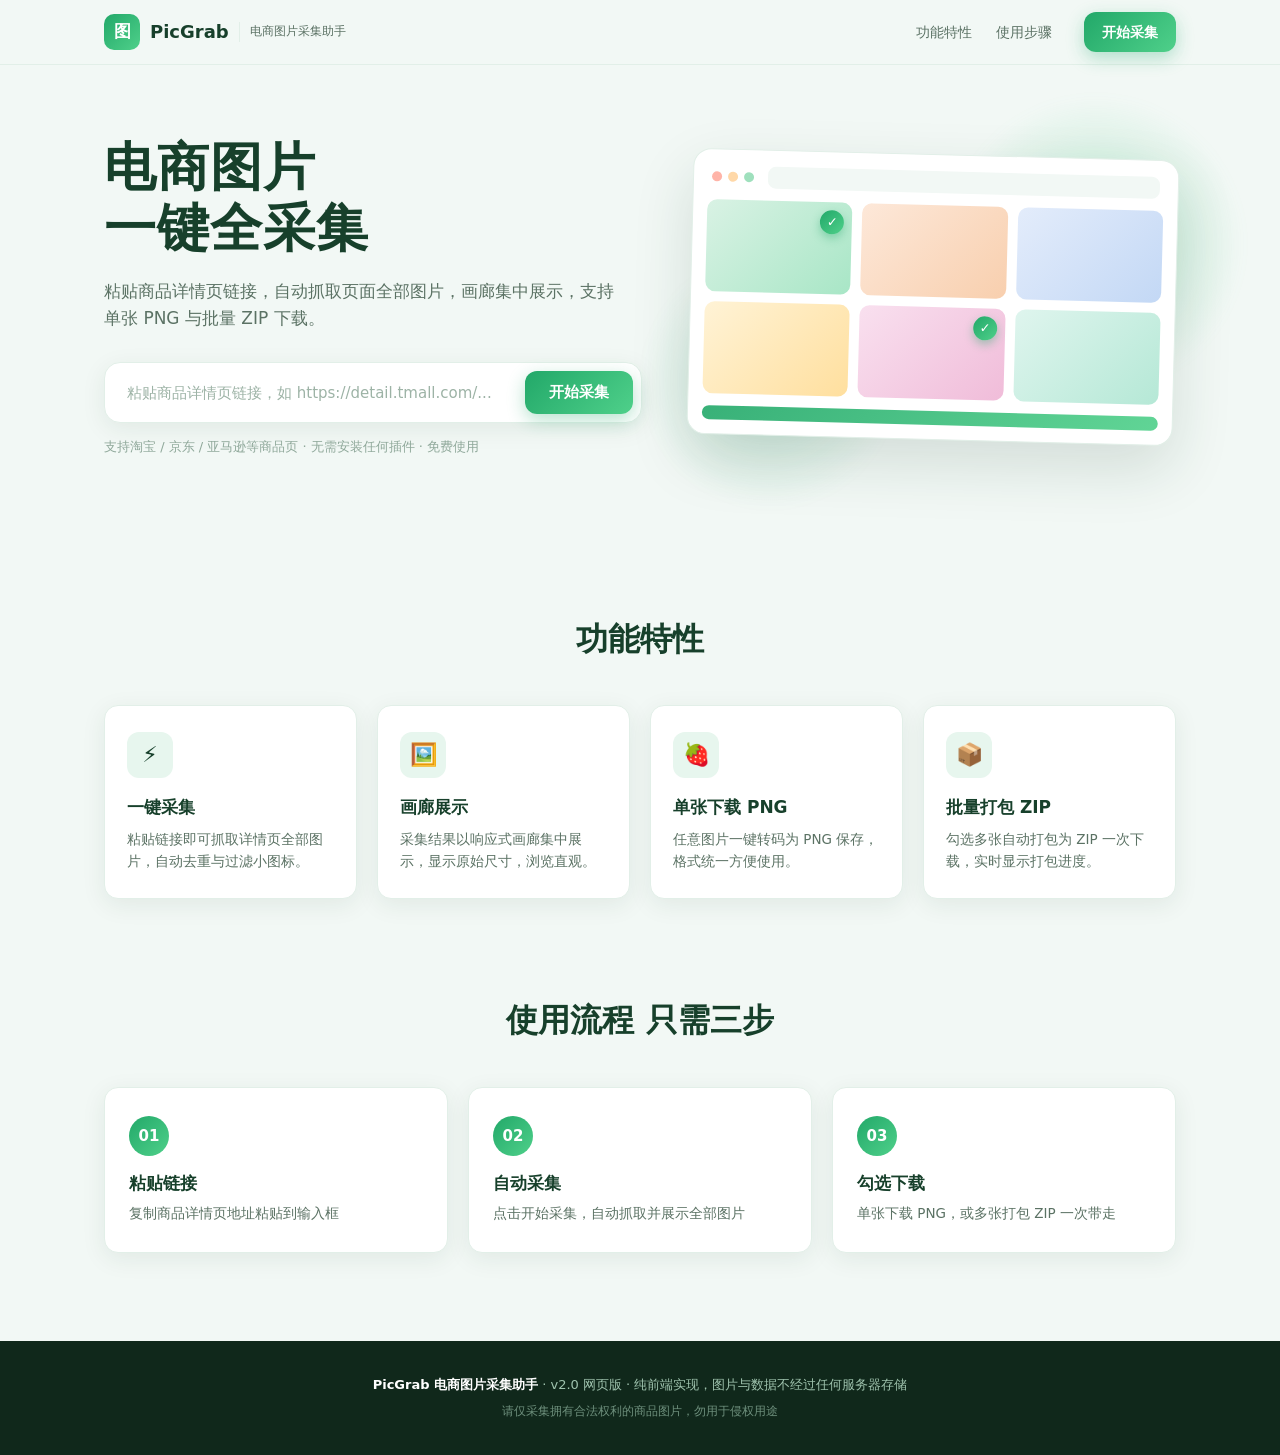
<file: website/index.html>
<!DOCTYPE html>
<html lang="zh-CN">
<head>
  <meta charset="UTF-8">
  <meta name="viewport" content="width=device-width, initial-scale=1.0">
  <title>PicGrab · 电商图片采集助手</title>
  <meta name="description" content="粘贴电商商品详情页链接，一键采集页面全部图片，支持单张 PNG 下载与多张 ZIP 打包。">
  <link rel="stylesheet" href="style.css">
</head>
<body>

<header class="nav">
  <div class="container nav-inner">
    <a class="brand" href="#top"><span class="logo">图</span><b>PicGrab</b><i>电商图片采集助手</i></a>
    <nav id="navLinks">
      <a href="#features">功能特性</a>
      <a href="#steps">使用步骤</a>
    </nav>
    <a class="btn btn-primary btn-sm" href="#app">开始采集</a>
  </div>
</header>

<main id="top">
  <!-- Hero -->
  <section class="hero" id="app">
    <div class="container hero-inner">
      <div class="hero-copy">
        <h1>电商图片<br>一键全采集</h1>
        <p class="sub">粘贴商品详情页链接，自动抓取页面全部图片，画廊集中展示，支持单张 PNG 与批量 ZIP 下载。</p>
        <div class="grab-bar">
          <input id="pageUrl" type="url" placeholder="粘贴商品详情页链接，如 https://detail.tmall.com/..." spellcheck="false">
          <button id="btnGrab" class="btn btn-primary">开始采集</button>
        </div>
        <p class="hint" id="grabHint">支持淘宝 / 京东 / 亚马逊等商品页 · 无需安装任何插件 · 免费使用</p>
      </div>
      <div class="hero-visual" aria-hidden="true">
        <div class="mockup">
          <div class="mock-bar"><i></i><i></i><i></i><span></span></div>
          <div class="mock-grid">
            <div class="tile t1"><b class="ck">✓</b></div>
            <div class="tile t2"></div>
            <div class="tile t3"></div>
            <div class="tile t4"></div>
            <div class="tile t5"><b class="ck">✓</b></div>
            <div class="tile t6"></div>
          </div>
          <div class="mock-foot"></div>
        </div>
        <div class="blob b1"></div>
        <div class="blob b2"></div>
      </div>
    </div>
  </section>

  <!-- 采集结果 -->
  <section class="result hidden" id="result">
    <div class="container">
      <div class="toolbar">
        <span class="pill" id="totalInfo">共 0 张</span>
        <span class="pill pill-green" id="selInfo">已选 0 张</span>
        <button class="btn btn-ghost btn-sm" id="btnAll">全选</button>
        <button class="btn btn-ghost btn-sm" id="btnClear">清空选择</button>
        <span class="spacer"></span>
        <button class="btn btn-green" id="btnPng">下载选中为 PNG</button>
        <button class="btn btn-blue" id="btnZip">打包为 ZIP</button>
      </div>
      <div class="progress hidden" id="progressWrap">
        <div class="progress-text" id="progressText">准备中…</div>
        <div class="progress-track"><div class="progress-bar" id="progressBar"></div></div>
      </div>
      <div class="grid" id="grid"></div>
      <div class="empty hidden" id="emptyBox">
        <p>没有采集到图片</p><span>该页面可能需要登录或动态加载，换一个商品页试试。</span>
      </div>
    </div>
  </section>

  <!-- 功能特性 -->
  <section class="features" id="features">
    <div class="container">
      <h2>功能特性</h2>
      <div class="feat-grid">
        <div class="feat reveal"><span class="ico">⚡</span><h3>一键采集</h3><p>粘贴链接即可抓取详情页全部图片，自动去重与过滤小图标。</p></div>
        <div class="feat reveal"><span class="ico">🖼️</span><h3>画廊展示</h3><p>采集结果以响应式画廊集中展示，显示原始尺寸，浏览直观。</p></div>
        <div class="feat reveal"><span class="ico">🍓</span><h3>单张下载 PNG</h3><p>任意图片一键转码为 PNG 保存，格式统一方便使用。</p></div>
        <div class="feat reveal"><span class="ico">📦</span><h3>批量打包 ZIP</h3><p>勾选多张自动打包为 ZIP 一次下载，实时显示打包进度。</p></div>
      </div>
    </div>
  </section>

  <!-- 使用步骤 -->
  <section class="steps" id="steps">
    <div class="container">
      <h2>使用流程 只需三步</h2>
      <div class="step-row">
        <div class="step reveal"><b>01</b><h3>粘贴链接</h3><p>复制商品详情页地址粘贴到输入框</p></div>
        <div class="step reveal"><b>02</b><h3>自动采集</h3><p>点击开始采集，自动抓取并展示全部图片</p></div>
        <div class="step reveal"><b>03</b><h3>勾选下载</h3><p>单张下载 PNG，或多张打包 ZIP 一次带走</p></div>
      </div>
    </div>
  </section>
</main>

<footer class="foot">
  <div class="container">
    <p><b>PicGrab 电商图片采集助手</b> · v2.0 网页版 · 纯前端实现，图片与数据不经过任何服务器存储</p>
    <p>请仅采集拥有合法权利的商品图片，勿用于侵权用途</p>
  </div>
</footer>

<div class="toast hidden" id="toast"></div>
<script src="jszip.min.js"></script>
<script src="app.js"></script>
</body>
</html>
</file>
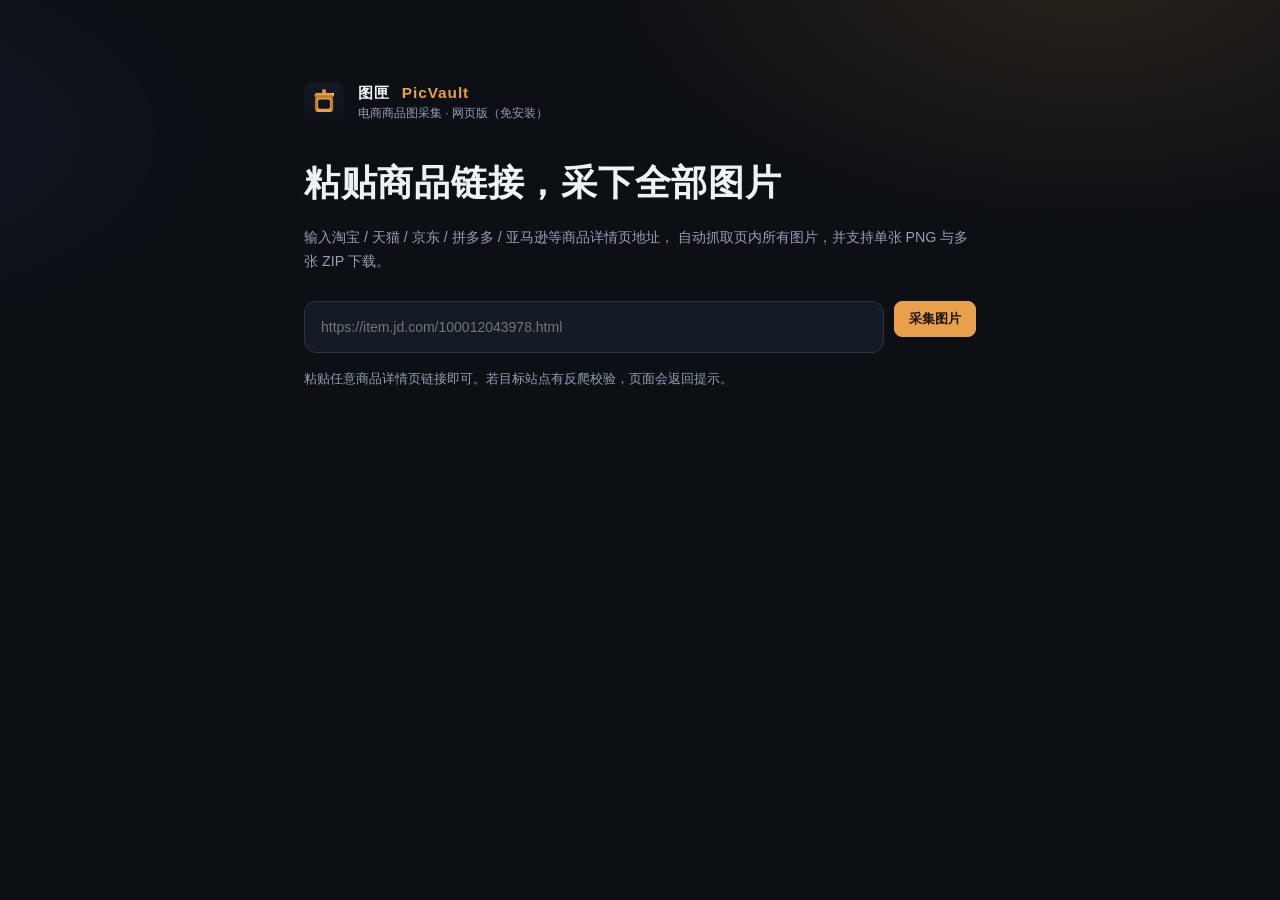
<file: webapp/static/index.html>
<!DOCTYPE html>
<html lang="zh-CN">
  <head>
    <meta charset="UTF-8" />
    <meta name="viewport" content="width=device-width, initial-scale=1" />
    <title>图匣 PicVault · 网页版</title>
    <link rel="stylesheet" href="styles.css" />
  </head>
  <body>
    <main class="landing">
      <div class="logo-row">
        <img src="icons/icon48.png" width="40" height="40" alt="" />
        <div>
          <div class="brand">图匣 <span>PicVault</span></div>
          <div class="sub">电商商品图采集 · 网页版（免安装）</div>
        </div>
      </div>

      <h1>粘贴商品链接，采下全部图片</h1>
      <p class="lede">
        输入淘宝 / 天猫 / 京东 / 拼多多 / 亚马逊等商品详情页地址，
        自动抓取页内所有图片，并支持单张 PNG 与多张 ZIP 下载。
      </p>

      <form id="form" class="search">
        <input
          id="url"
          type="text"
          autocomplete="off"
          spellcheck="false"
          placeholder="https://item.jd.com/100012043978.html"
        />
        <button type="submit" id="btn" class="btn primary">采集图片</button>
      </form>

      <p class="hint" id="hint">粘贴任意商品详情页链接即可。若目标站点有反爬校验，页面会返回提示。</p>

      <p class="err" id="err" hidden></p>
      <p class="loading" id="loading" hidden>正在抓取并解析页面，请稍候…</p>
    </main>

    <script src="app.js"></script>
  </body>
</html>
</file>
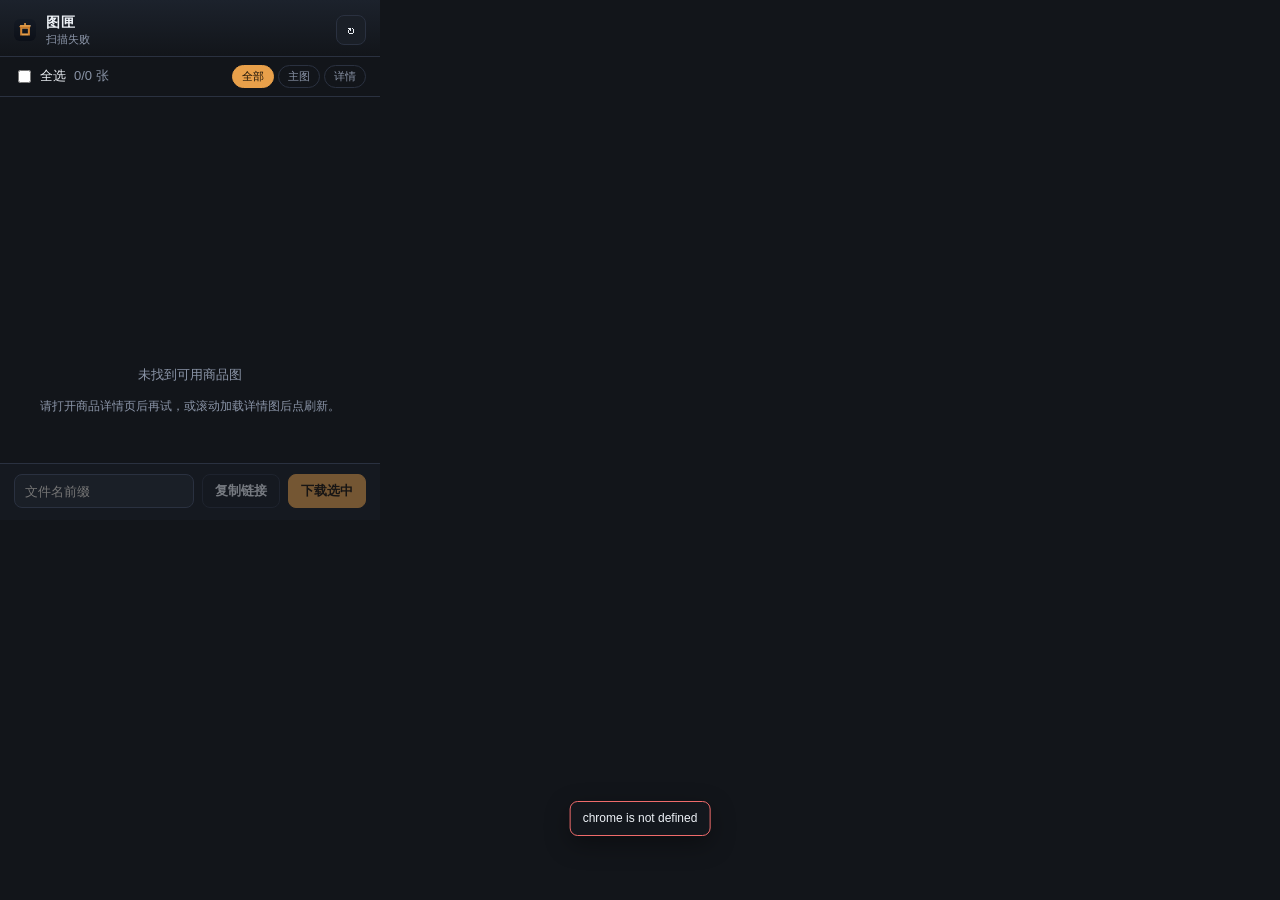
<file: extension/popup.html>
<!DOCTYPE html>
<html lang="zh-CN">
  <head>
    <meta charset="UTF-8" />
    <meta name="viewport" content="width=device-width, initial-scale=1" />
    <title>图匣 PicVault</title>
    <link rel="stylesheet" href="popup.css" />
  </head>
  <body>
    <header class="top">
      <div class="brand">
        <img class="brand-mark" src="icons/icon32.png" alt="" width="22" height="22" />
        <div>
          <div class="brand-name">图匣</div>
          <div class="brand-sub" id="pageHost">正在识别页面…</div>
        </div>
      </div>
      <button type="button" class="icon-btn" id="btnRefresh" title="重新扫描">↻</button>
    </header>

    <section class="toolbar">
      <label class="check">
        <input type="checkbox" id="chkAll" />
        <span>全选</span>
      </label>
      <span class="meta" id="countText">0 张</span>
      <div class="filters">
        <button type="button" class="chip active" data-filter="all">全部</button>
        <button type="button" class="chip" data-filter="gallery">主图</button>
        <button type="button" class="chip" data-filter="detail">详情</button>
      </div>
    </section>

    <main class="grid" id="grid" aria-live="polite"></main>

    <section class="empty" id="empty" hidden>
      <p>未找到可用商品图</p>
      <p class="hint">请打开商品详情页后再试，或滚动加载详情图后点刷新。</p>
    </section>

    <footer class="bar">
      <input
        class="prefix"
        id="prefix"
        type="text"
        maxlength="40"
        placeholder="文件名前缀"
        title="下载文件名前缀"
      />
      <button type="button" class="btn ghost" id="btnCopy" disabled>复制链接</button>
      <button type="button" class="btn primary" id="btnDownload" disabled>下载选中</button>
    </footer>

    <div class="toast" id="toast" hidden></div>
    <script src="popup.js"></script>
  </body>
</html>
</file>
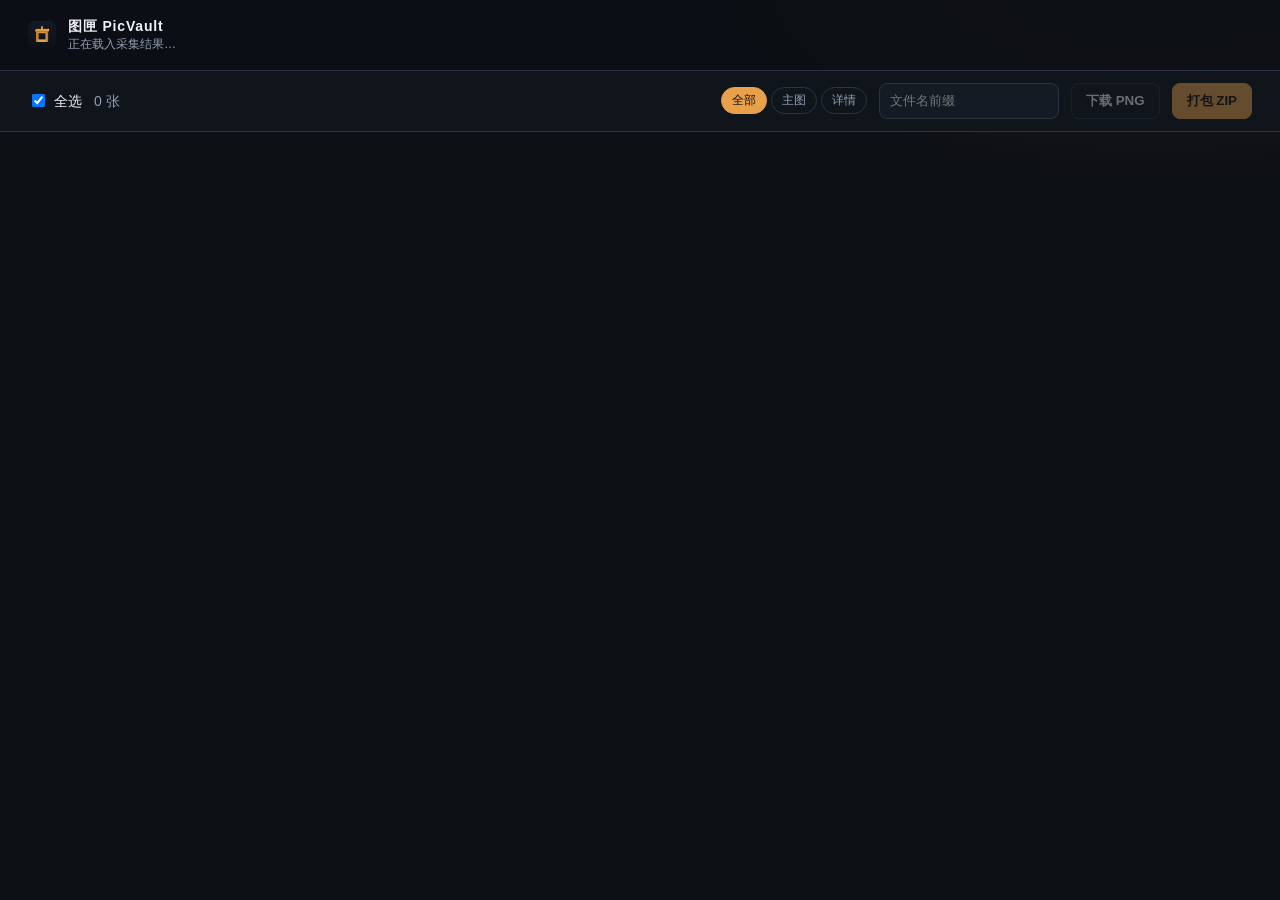
<file: extension/viewer.html>
<!DOCTYPE html>
<html lang="zh-CN">
  <head>
    <meta charset="UTF-8" />
    <meta name="viewport" content="width=device-width, initial-scale=1" />
    <title>图匣 · 商品图库</title>
    <link rel="stylesheet" href="viewer.css" />
    <link rel="icon" href="icons/icon32.png" />
  </head>
  <body>
    <header class="top">
      <div class="brand">
        <img src="icons/icon32.png" width="28" height="28" alt="" />
        <div>
          <div class="brand-name">图匣 PicVault</div>
          <div class="brand-sub" id="pageTitle">正在载入采集结果…</div>
        </div>
      </div>
      <a class="source-link" id="sourceLink" hidden target="_blank" rel="noopener">打开原商品页</a>
    </header>

    <section class="toolbar">
      <label class="check">
        <input type="checkbox" id="chkAll" checked />
        <span>全选</span>
      </label>
      <span class="count" id="countText">0 张</span>
      <div class="filters">
        <button type="button" class="chip active" data-filter="all">全部</button>
        <button type="button" class="chip" data-filter="gallery">主图</button>
        <button type="button" class="chip" data-filter="detail">详情</button>
      </div>
      <input class="prefix" id="prefix" type="text" maxlength="40" placeholder="文件名前缀" />
      <button type="button" class="btn ghost" id="btnPng" disabled>下载 PNG</button>
      <button type="button" class="btn primary" id="btnZip" disabled>打包 ZIP</button>
    </section>

    <p class="status" id="status"></p>

    <main class="grid" id="grid"></main>

    <section class="empty" id="empty" hidden>
      <h2>没有采到图片</h2>
      <p>请打开电商商品详情页，再点击工具栏「图匣」。插件会自动滚动加载详情图并在本页展示。</p>
    </section>

    <div class="lightbox" id="lightbox" hidden>
      <button type="button" class="lb-close" id="lbClose" aria-label="关闭">×</button>
      <img id="lbImg" alt="预览" />
    </div>

    <div class="toast" id="toast" hidden></div>

    <script src="zip.js"></script>
    <script src="viewer.js"></script>
  </body>
</html>
</file>
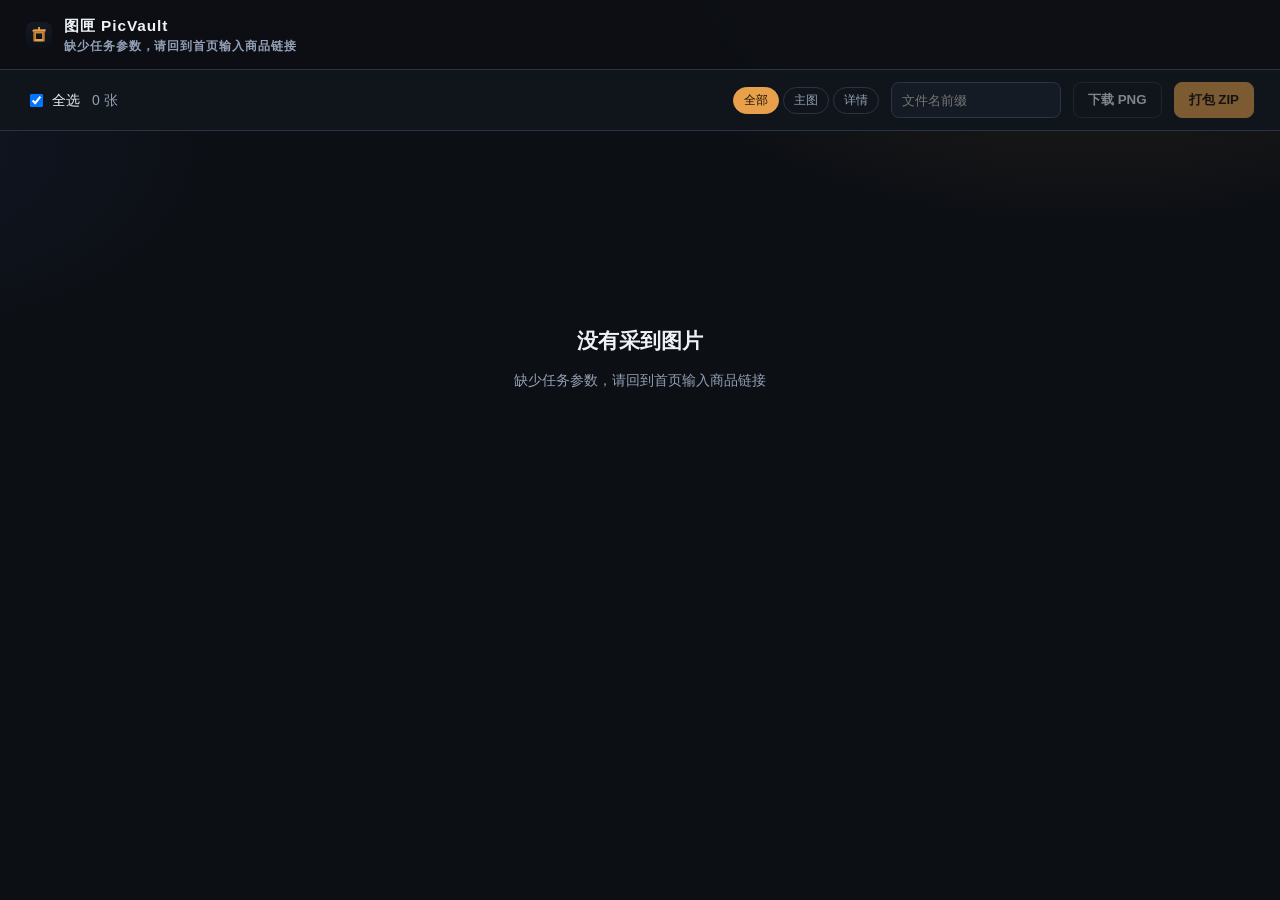
<file: webapp/static/gallery.html>
<!DOCTYPE html>
<html lang="zh-CN">
  <head>
    <meta charset="UTF-8" />
    <meta name="viewport" content="width=device-width, initial-scale=1" />
    <title>图匣 · 商品图库</title>
    <link rel="stylesheet" href="styles.css" />
  </head>
  <body>
    <header class="top">
      <div class="brand">
        <img src="icons/icon32.png" width="26" height="26" alt="" />
        <div>
          <div class="brand-name">图匣 PicVault</div>
          <div class="brand-sub" id="pageTitle">正在载入…</div>
        </div>
      </div>
      <a class="source-link" id="sourceLink" hidden target="_blank" rel="noopener">打开原商品页</a>
    </header>

    <section class="toolbar">
      <label class="check">
        <input type="checkbox" id="chkAll" checked />
        <span>全选</span>
      </label>
      <span class="count" id="countText">0 张</span>
      <div class="filters">
        <button type="button" class="chip active" data-filter="all">全部</button>
        <button type="button" class="chip" data-filter="gallery">主图</button>
        <button type="button" class="chip" data-filter="detail">详情</button>
      </div>
      <input class="prefix" id="prefix" type="text" maxlength="40" placeholder="文件名前缀" />
      <button type="button" class="btn ghost" id="btnPng" disabled>下载 PNG</button>
      <button type="button" class="btn primary" id="btnZip" disabled>打包 ZIP</button>
    </section>

    <p class="status" id="status"></p>

    <main class="grid" id="grid"></main>

    <section class="empty" id="empty" hidden>
      <h2>没有采到图片</h2>
      <p>该页面可能没有可抓取的图片，或站点限制了抓取。</p>
    </section>

    <div class="lightbox" id="lightbox" hidden>
      <button type="button" class="lb-close" id="lbClose" aria-label="关闭">×</button>
      <img id="lbImg" alt="预览" />
    </div>

    <div class="toast" id="toast" hidden></div>

    <script src="zip.js"></script>
    <script src="gallery.js"></script>
  </body>
</html>
</file>
<file: website/style.css>
/* PicGrab · 电商图片采集助手 —— 清新绿色调设计系统 */
:root {
  --bg: #f2f8f5;
  --surface: #ffffff;
  --ink: #17402b;
  --muted: #5b7264;
  --line: #e2efe8;
  --green: #22a869;
  --green-2: #4fd08a;
  --blue: #1d7fc0;
  --grad: linear-gradient(135deg, #22a869, #4fd08a);
  --radius: 14px;
  --shadow: 0 6px 24px rgba(23, 64, 43, .08);
}
* { margin: 0; padding: 0; box-sizing: border-box; }
html { scroll-behavior: smooth; }
body {
  font-family: "Microsoft YaHei", system-ui, -apple-system, sans-serif;
  background: var(--bg); color: var(--ink); line-height: 1.6;
  -webkit-font-smoothing: antialiased;
}
.container { max-width: 1120px; margin: 0 auto; padding: 0 24px; }
.hidden { display: none !important; }

/* ---------- 导航 ---------- */
.nav {
  position: sticky; top: 0; z-index: 50;
  background: rgba(242, 248, 245, .9); backdrop-filter: blur(10px);
  border-bottom: 1px solid var(--line);
}
.nav-inner { display: flex; align-items: center; gap: 28px; height: 64px; }
.brand { display: flex; align-items: center; gap: 10px; text-decoration: none; color: var(--ink); }
.logo {
  width: 36px; height: 36px; border-radius: 10px; background: var(--grad);
  color: #fff; font-weight: 700; font-size: 17px; font-style: normal;
  display: flex; align-items: center; justify-content: center; flex: none;
}
.brand b { font-size: 18px; }
.brand i { font-style: normal; font-size: 12px; color: var(--muted); border-left: 1px solid var(--line); padding-left: 10px; }
.nav nav { display: flex; gap: 24px; margin-left: auto; }
.nav nav a { color: var(--muted); text-decoration: none; font-size: 14px; transition: color .15s; }
.nav nav a:hover { color: var(--green); }
.nav .btn { margin-left: 4px; }

/* ---------- 按钮 ---------- */
.btn {
  display: inline-flex; align-items: center; justify-content: center; gap: 6px;
  border: 0; cursor: pointer; text-decoration: none;
  font-size: 15px; font-weight: 600; font-family: inherit;
  border-radius: 12px; padding: 12px 24px; color: #fff;
  transition: transform .15s, box-shadow .15s, filter .15s;
}
.btn:hover { transform: translateY(-1px); filter: brightness(1.04); }
.btn:disabled { opacity: .55; cursor: wait; transform: none; }
.btn-primary { background: var(--grad); box-shadow: 0 6px 18px rgba(34, 168, 105, .32); }
.btn-green { background: var(--grad); }
.btn-blue { background: linear-gradient(135deg, #1d7fc0, #43b0e8); box-shadow: 0 6px 18px rgba(29, 127, 192, .25); }
.btn-ghost { background: #fff; color: #256243; border: 1px solid #cfe4d8; box-shadow: none; }
.btn-ghost:hover { border-color: var(--green-2); background: #f0faf5; transform: none; }
.btn-sm { padding: 9px 18px; font-size: 14px; }

/* ---------- Hero ---------- */
.hero { overflow: hidden; position: relative; }
.hero-inner {
  display: grid; grid-template-columns: 1.05fr .95fr; gap: 48px;
  align-items: center; padding: 72px 24px 84px;
}
.hero-copy h1 { font-size: 52px; line-height: 1.18; letter-spacing: 1px; }
.sub { margin-top: 18px; font-size: 17px; color: var(--muted); max-width: 30em; }
.grab-bar {
  margin-top: 30px; display: flex; gap: 10px; padding: 8px;
  background: #fff; border-radius: 16px; box-shadow: var(--shadow);
  border: 1px solid var(--line);
}
.grab-bar input {
  flex: 1; min-width: 0; border: 0; outline: none; background: transparent;
  font-size: 15px; padding: 10px 14px; color: var(--ink); font-family: inherit;
}
.grab-bar input::placeholder { color: #9db3a6; }
.hint { margin-top: 14px; font-size: 13px; color: #8fa89a; }

/* 视效卡片（纯 CSS） */
.hero-visual { position: relative; }
.mockup {
  position: relative; z-index: 2; background: #fff; border-radius: 18px;
  box-shadow: 0 24px 60px rgba(23, 64, 43, .14); border: 1px solid var(--line);
  padding: 14px; transform: rotate(1.5deg);
}
.mock-bar { display: flex; align-items: center; gap: 6px; padding: 2px 4px 12px; }
.mock-bar i { width: 10px; height: 10px; border-radius: 50%; background: #e3ece7; }
.mock-bar i:first-child { background: #ffb4a8; }
.mock-bar i:nth-child(2) { background: #ffd8a8; }
.mock-bar i:nth-child(3) { background: #9fe0bd; }
.mock-bar span { flex: 1; height: 22px; margin-left: 8px; border-radius: 8px; background: #f2f8f5; }
.mock-grid { display: grid; grid-template-columns: repeat(3, 1fr); gap: 10px; }
.tile { height: 92px; border-radius: 10px; position: relative; }
.t1 { background: linear-gradient(135deg, #d9f2e4, #a8e6c6); }
.t2 { background: linear-gradient(135deg, #fde8d9, #f8cfae); }
.t3 { background: linear-gradient(135deg, #e3ecfb, #c3d8f5); }
.t4 { background: linear-gradient(135deg, #fff3d6, #ffdf9e); }
.t5 { background: linear-gradient(135deg, #f9e0ef, #f0bcd9); }
.t6 { background: linear-gradient(135deg, #dff5ee, #b5e8d6); }
.ck {
  position: absolute; top: 8px; right: 8px; width: 24px; height: 24px;
  border-radius: 50%; background: var(--grad); color: #fff;
  font-size: 13px; display: flex; align-items: center; justify-content: center;
  box-shadow: 0 4px 10px rgba(34, 168, 105, .4);
}
.mock-foot { height: 14px; margin-top: 12px; border-radius: 999px; background: var(--grad); opacity: .9; }
.blob { position: absolute; border-radius: 50%; filter: blur(6px); z-index: 1; }
.b1 { width: 300px; height: 300px; right: -70px; top: -60px; background: radial-gradient(circle, rgba(79, 208, 138, .35), transparent 70%); }
.b2 { width: 260px; height: 260px; left: -50px; bottom: -70px; background: radial-gradient(circle, rgba(34, 168, 105, .22), transparent 70%); }

/* ---------- 采集结果 ---------- */
.result { padding: 8px 0 40px; }
.toolbar {
  display: flex; align-items: center; gap: 10px; flex-wrap: wrap;
  background: #fff; border: 1px solid var(--line); border-radius: var(--radius);
  padding: 12px 16px; box-shadow: var(--shadow); margin-bottom: 20px;
}
.pill { font-size: 13px; color: var(--muted); background: var(--bg); border-radius: 999px; padding: 6px 14px; }
.pill-green { color: #1d8a55; background: #e7f6ee; }
.spacer { flex: 1; }
.progress { margin-bottom: 18px; }
.progress-text { font-size: 13px; color: var(--muted); margin-bottom: 6px; }
.progress-track { height: 8px; border-radius: 999px; background: #dcece3; overflow: hidden; }
.progress-bar { height: 100%; width: 0; border-radius: 999px; background: var(--grad); transition: width .2s; }
.grid { display: grid; grid-template-columns: repeat(auto-fill, minmax(170px, 1fr)); gap: 14px; }
.card {
  background: #fff; border-radius: 12px; overflow: hidden; border: 2px solid transparent;
  box-shadow: 0 2px 10px rgba(23, 64, 43, .06); transition: transform .15s, border-color .15s;
}
.card:hover { transform: translateY(-2px); }
.card.checked { border-color: var(--green-2); }
.thumb { position: relative; height: 150px; background: #f6faf8; cursor: pointer; }
.thumb img { width: 100%; height: 100%; object-fit: contain; display: block; }
.size {
  position: absolute; right: 6px; bottom: 6px; font-size: 11px; color: #fff;
  background: rgba(23, 64, 43, .6); border-radius: 6px; padding: 2px 6px;
}
.meta { display: flex; align-items: center; gap: 6px; padding: 8px 10px; border-top: 1px solid #eef5f1; }
.card input { width: 16px; height: 16px; accent-color: var(--green); cursor: pointer; flex: none; }
.name { font-size: 11px; color: var(--muted); flex: 1; white-space: nowrap; overflow: hidden; text-overflow: ellipsis; }
.dl {
  flex: none; border: 0; background: #e7f6ee; color: #1d8a55; border-radius: 7px;
  font-size: 11px; font-family: inherit; padding: 4px 8px; cursor: pointer;
}
.dl:hover { background: #d2efdf; }
.empty { text-align: center; padding: 70px 0; color: var(--muted); }
.empty p { font-size: 20px; margin-bottom: 6px; color: var(--ink); }
.empty span { font-size: 13px; }

/* ---------- 功能特性 ---------- */
.features { padding: 72px 0 56px; }
.features h2, .steps h2 { text-align: center; font-size: 32px; margin-bottom: 40px; }
.feat-grid { display: grid; grid-template-columns: repeat(4, 1fr); gap: 20px; }
.feat {
  background: #fff; border-radius: var(--radius); padding: 26px 22px;
  box-shadow: var(--shadow); border: 1px solid var(--line);
  transition: transform .2s, box-shadow .2s;
}
.feat:hover { transform: translateY(-4px); box-shadow: 0 14px 34px rgba(23, 64, 43, .12); }
.ico {
  width: 46px; height: 46px; border-radius: 12px; background: #e7f6ee;
  display: flex; align-items: center; justify-content: center; font-size: 22px; margin-bottom: 16px;
}
.feat h3 { font-size: 17px; margin-bottom: 8px; }
.feat p { font-size: 13.5px; color: var(--muted); }

/* ---------- 使用步骤 ---------- */
.steps { padding: 40px 0 88px; }
.step-row { display: grid; grid-template-columns: repeat(3, 1fr); gap: 20px; }
.step { position: relative; background: #fff; border-radius: var(--radius); padding: 28px 24px; box-shadow: var(--shadow); border: 1px solid var(--line); }
.step b {
  display: inline-flex; width: 40px; height: 40px; border-radius: 50%;
  background: var(--grad); color: #fff; align-items: center; justify-content: center;
  font-size: 15px; margin-bottom: 14px;
}
.step h3 { font-size: 17px; margin-bottom: 6px; }
.step p { font-size: 13.5px; color: var(--muted); }

/* ---------- 页脚 ---------- */
.foot { background: #10281b; color: #9fc3ae; padding: 34px 0; text-align: center; font-size: 13px; }
.foot b { color: #fff; font-weight: 600; }
.foot p + p { margin-top: 6px; font-size: 12px; color: #6d8f7c; }

/* ---------- Toast & 动效 ---------- */
.toast {
  position: fixed; left: 50%; bottom: 34px; transform: translateX(-50%);
  background: var(--ink); color: #fff; font-size: 13.5px; border-radius: 10px;
  padding: 11px 20px; box-shadow: 0 10px 28px rgba(0, 0, 0, .22); z-index: 99;
  max-width: 86vw;
}
.reveal { opacity: 0; transform: translateY(18px); transition: opacity .5s ease, transform .5s ease; }
.reveal.in { opacity: 1; transform: none; }
@media (prefers-reduced-motion: reduce) {
  html { scroll-behavior: auto; }
  .reveal { opacity: 1; transform: none; transition: none; }
  .btn, .feat, .card { transition: none; }
}

/* ---------- 响应式 ---------- */
@media (max-width: 960px) {
  .hero-inner { grid-template-columns: 1fr; gap: 36px; padding: 48px 24px 56px; }
  .hero-copy h1 { font-size: 40px; }
  .hero-visual { max-width: 480px; margin: 0 auto; width: 100%; }
  .feat-grid { grid-template-columns: repeat(2, 1fr); }
  .nav nav { display: none; }
}
@media (max-width: 640px) {
  .hero-copy h1 { font-size: 32px; }
  .hero-inner { padding: 36px 20px 44px; }
  .grab-bar { flex-direction: column; }
  .grab-bar .btn { width: 100%; }
  .feat-grid { grid-template-columns: 1fr; }
  .step-row { grid-template-columns: 1fr; }
  .container { padding: 0 18px; }
  .grid { grid-template-columns: repeat(auto-fill, minmax(42vw, 1fr)); gap: 10px; }
  .toolbar .btn { flex: 1 1 46%; }
  .spacer { display: none; }
  .brand i { display: none; }
}
</file>
<file: webapp/static/styles.css>
:root {
  --bg: #0c0f14;
  --panel: #151b24;
  --line: #2a3444;
  --text: #eef2f7;
  --muted: #93a0b5;
  --amber: #e8a04a;
  --amber-ink: #1a1208;
  --ok: #3ecf8e;
  --danger: #ef6b6b;
  --font: "Segoe UI", "PingFang SC", "Microsoft YaHei", sans-serif;
}

* {
  box-sizing: border-box;
}

html,
body {
  margin: 0;
  min-height: 100%;
  background:
    radial-gradient(900px 500px at 85% -10%, rgba(232, 160, 74, 0.14), transparent 55%),
    radial-gradient(700px 400px at -10% 30%, rgba(74, 124, 255, 0.08), transparent 50%),
    var(--bg);
  color: var(--text);
  font: 14px/1.5 var(--font);
}

/* ---------------- landing ---------------- */
.landing {
  max-width: 720px;
  margin: 0 auto;
  padding: 9vh 24px 48px;
}

.logo-row {
  display: flex;
  gap: 14px;
  align-items: center;
  margin-bottom: 34px;
}

.logo-row img {
  border-radius: 9px;
}

.brand {
  font-weight: 800;
  letter-spacing: 0.06em;
  font-size: 1.1rem;
}

.brand span {
  color: var(--amber);
  font-weight: 700;
}

.sub {
  color: var(--muted);
  font-size: 12px;
}

.landing h1 {
  font-size: clamp(1.8rem, 4vw, 2.6rem);
  margin: 0 0 14px;
  letter-spacing: 0.02em;
}

.lede {
  color: var(--muted);
  font-size: 1.02rem;
  line-height: 1.7;
  margin: 0 0 28px;
}

.search {
  display: flex;
  gap: 10px;
  flex-wrap: wrap;
}

.search input {
  flex: 1;
  min-width: 260px;
  height: 52px;
  border-radius: 12px;
  border: 1px solid var(--line);
  background: var(--panel);
  color: var(--text);
  padding: 0 16px;
  font-size: 14px;
  outline: none;
}

.search input:focus {
  border-color: var(--amber);
}

.btn {
  display: inline-flex;
  align-items: center;
  justify-content: center;
  height: 52px;
  padding: 0 22px;
  border-radius: 12px;
  border: 1px solid transparent;
  font-weight: 700;
  cursor: pointer;
  white-space: nowrap;
}

.btn:disabled {
  opacity: 0.5;
  cursor: not-allowed;
}

.btn.primary {
  background: var(--amber);
  border-color: var(--amber);
  color: var(--amber-ink);
}

.hint {
  color: var(--muted);
  font-size: 13px;
  margin-top: 16px;
}

.hint a {
  color: var(--amber);
  text-decoration: none;
}

.hint a:hover {
  text-decoration: underline;
}

.err {
  color: var(--danger);
  margin: 16px 0 0;
}

.loading {
  color: var(--muted);
  margin: 16px 0 0;
}

/* ---------------- gallery ---------------- */
.top {
  display: flex;
  align-items: center;
  justify-content: space-between;
  gap: 16px;
  padding: 14px 26px;
  border-bottom: 1px solid var(--line);
  background: rgba(12, 15, 20, 0.92);
  position: sticky;
  top: 0;
  z-index: 5;
}

.brand {
  display: flex;
  gap: 12px;
  align-items: center;
  min-width: 0;
}

.brand img {
  border-radius: 7px;
}

.brand-name {
  font-weight: 800;
  letter-spacing: 0.06em;
}

.brand-sub {
  color: var(--muted);
  font-size: 12px;
  max-width: 68vw;
  overflow: hidden;
  text-overflow: ellipsis;
  white-space: nowrap;
}

.source-link {
  color: var(--amber);
  font-size: 13px;
  text-decoration: none;
  white-space: nowrap;
}

.source-link:hover {
  text-decoration: underline;
}

.toolbar {
  display: flex;
  flex-wrap: wrap;
  align-items: center;
  gap: 10px 12px;
  padding: 12px 26px;
  border-bottom: 1px solid var(--line);
  background: #10151c;
  position: sticky;
  top: 57px;
  z-index: 4;
}

.check {
  display: inline-flex;
  align-items: center;
  gap: 6px;
  cursor: pointer;
  user-select: none;
}

.count {
  color: var(--muted);
  margin-right: auto;
}

.filters {
  display: flex;
  gap: 4px;
}

.chip {
  border: 1px solid var(--line);
  background: transparent;
  color: var(--muted);
  border-radius: 999px;
  padding: 4px 10px;
  font-size: 12px;
  cursor: pointer;
}

.chip.active,
.chip:hover {
  color: var(--amber-ink);
  background: var(--amber);
  border-color: var(--amber);
}

.prefix {
  width: 170px;
  height: 36px;
  border-radius: 8px;
  border: 1px solid var(--line);
  background: var(--panel);
  color: var(--text);
  padding: 0 10px;
  outline: none;
}

.prefix:focus {
  border-color: var(--amber);
}

.btn {
  height: 36px;
  border-radius: 8px;
  padding: 0 14px;
}

.btn.ghost {
  background: transparent;
  border-color: var(--line);
  color: var(--text);
}

.btn.primary {
  background: var(--amber);
  border-color: var(--amber);
  color: var(--amber-ink);
}

.status {
  margin: 0;
  padding: 8px 26px 0;
  color: var(--muted);
  min-height: 1.2em;
  font-size: 13px;
}

.grid {
  display: grid;
  grid-template-columns: repeat(auto-fill, minmax(170px, 1fr));
  gap: 14px;
  padding: 18px 26px 80px;
}

.card {
  position: relative;
  border-radius: 12px;
  overflow: hidden;
  background: var(--panel);
  border: 2px solid transparent;
  aspect-ratio: 1;
}

.card.selected {
  border-color: var(--amber);
}

.card img {
  width: 100%;
  height: 100%;
  object-fit: cover;
  display: block;
  background: #0d1014;
  cursor: zoom-in;
}

.card .tick {
  position: absolute;
  top: 8px;
  right: 8px;
  width: 22px;
  height: 22px;
  border-radius: 50%;
  border: 1.5px solid rgba(255, 255, 255, 0.75);
  background: rgba(0, 0, 0, 0.4);
  cursor: pointer;
}

.card.selected .tick {
  background: var(--amber);
  border-color: var(--amber);
}

.card.selected .tick::after {
  content: "";
  position: absolute;
  left: 7px;
  top: 3px;
  width: 5px;
  height: 10px;
  border: solid var(--amber-ink);
  border-width: 0 2px 2px 0;
  transform: rotate(45deg);
}

.card .badge {
  position: absolute;
  left: 8px;
  bottom: 8px;
  font-size: 11px;
  padding: 2px 6px;
  border-radius: 4px;
  background: rgba(0, 0, 0, 0.65);
}

.card .mini {
  position: absolute;
  left: 8px;
  top: 8px;
  height: 24px;
  padding: 0 8px;
  border: 0;
  border-radius: 6px;
  background: rgba(232, 160, 74, 0.92);
  color: var(--amber-ink);
  font-size: 11px;
  font-weight: 700;
  cursor: pointer;
}

.empty {
  text-align: center;
  padding: 80px 24px;
  color: var(--muted);
}

.empty h2 {
  color: var(--text);
  margin: 0 0 8px;
}

.lightbox {
  position: fixed;
  inset: 0;
  background: rgba(0, 0, 0, 0.86);
  display: flex;
  align-items: center;
  justify-content: center;
  z-index: 30;
  padding: 40px;
}

.lightbox[hidden] {
  display: none !important;
}

.lightbox img {
  max-width: 100%;
  max-height: 100%;
  object-fit: contain;
  border-radius: 8px;
}

.lb-close {
  position: absolute;
  top: 16px;
  right: 20px;
  width: 40px;
  height: 40px;
  border: 0;
  border-radius: 50%;
  background: #1a1f27;
  color: #fff;
  font-size: 24px;
  cursor: pointer;
}

.toast {
  position: fixed;
  left: 50%;
  bottom: 28px;
  transform: translateX(-50%);
  background: rgba(20, 24, 30, 0.96);
  border: 1px solid var(--line);
  padding: 10px 16px;
  border-radius: 10px;
  z-index: 40;
  box-shadow: 0 10px 30px rgba(0, 0, 0, 0.4);
}

.toast.ok {
  border-color: var(--ok);
}

.toast.err {
  border-color: var(--danger);
}

@media (max-width: 720px) {
  .top,
  .toolbar {
    padding-left: 14px;
    padding-right: 14px;
  }
  .prefix {
    width: 100%;
  }
}
</file>
<file: extension/popup.css>
:root {
  --bg: #12151a;
  --panel: #1a1f27;
  --line: #2a3140;
  --text: #eef2f7;
  --muted: #8b95a8;
  --accent: #e8a04a;
  --accent-ink: #1a1208;
  --ok: #3ecf8e;
  --danger: #ef6b6b;
  --radius: 10px;
  --font: "Segoe UI", "PingFang SC", "Microsoft YaHei", sans-serif;
}

* {
  box-sizing: border-box;
}

html,
body {
  margin: 0;
  padding: 0;
  width: 380px;
  max-height: 560px;
  background: var(--bg);
  color: var(--text);
  font: 13px/1.45 var(--font);
}

body {
  display: flex;
  flex-direction: column;
  overflow: hidden;
}

.top {
  display: flex;
  align-items: center;
  justify-content: space-between;
  padding: 12px 14px 8px;
  border-bottom: 1px solid var(--line);
  background: linear-gradient(180deg, #1c222c, var(--bg));
}

.brand {
  display: flex;
  gap: 10px;
  align-items: center;
  min-width: 0;
}

.brand-mark {
  border-radius: 6px;
}

.brand-name {
  font-weight: 700;
  letter-spacing: 0.04em;
  font-size: 14px;
}

.brand-sub {
  color: var(--muted);
  font-size: 11px;
  white-space: nowrap;
  overflow: hidden;
  text-overflow: ellipsis;
  max-width: 240px;
}

.icon-btn {
  width: 30px;
  height: 30px;
  border: 1px solid var(--line);
  border-radius: 8px;
  background: var(--panel);
  color: var(--text);
  cursor: pointer;
  font-size: 16px;
  line-height: 1;
}

.icon-btn:hover {
  border-color: var(--accent);
  color: var(--accent);
}

.toolbar {
  display: flex;
  align-items: center;
  gap: 8px;
  padding: 8px 14px;
  border-bottom: 1px solid var(--line);
  flex-wrap: wrap;
}

.check {
  display: inline-flex;
  align-items: center;
  gap: 6px;
  cursor: pointer;
  user-select: none;
}

.meta {
  color: var(--muted);
  margin-right: auto;
}

.filters {
  display: flex;
  gap: 4px;
}

.chip {
  border: 1px solid var(--line);
  background: transparent;
  color: var(--muted);
  border-radius: 999px;
  padding: 3px 9px;
  font-size: 11px;
  cursor: pointer;
}

.chip.active,
.chip:hover {
  color: var(--accent-ink);
  background: var(--accent);
  border-color: var(--accent);
}

.grid {
  flex: 1;
  overflow: auto;
  display: grid;
  grid-template-columns: repeat(3, 1fr);
  gap: 8px;
  padding: 10px 14px 12px;
  min-height: 220px;
  max-height: 360px;
}

.card {
  position: relative;
  aspect-ratio: 1;
  border-radius: 8px;
  overflow: hidden;
  border: 2px solid transparent;
  background: var(--panel);
  cursor: pointer;
}

.card.selected {
  border-color: var(--accent);
}

.card img {
  width: 100%;
  height: 100%;
  object-fit: cover;
  display: block;
  background: #0d1014;
}

.card .badge {
  position: absolute;
  left: 4px;
  bottom: 4px;
  font-size: 10px;
  padding: 1px 5px;
  border-radius: 4px;
  background: rgba(0, 0, 0, 0.65);
  color: #fff;
}

.card .tick {
  position: absolute;
  top: 4px;
  right: 4px;
  width: 18px;
  height: 18px;
  border-radius: 50%;
  border: 1.5px solid rgba(255, 255, 255, 0.7);
  background: rgba(0, 0, 0, 0.35);
}

.card.selected .tick {
  background: var(--accent);
  border-color: var(--accent);
}

.card.selected .tick::after {
  content: "";
  position: absolute;
  left: 5px;
  top: 2px;
  width: 4px;
  height: 8px;
  border: solid var(--accent-ink);
  border-width: 0 2px 2px 0;
  transform: rotate(45deg);
}

.empty {
  padding: 36px 20px;
  text-align: center;
  color: var(--muted);
}

.empty .hint {
  font-size: 12px;
  margin-top: 6px;
}

.bar {
  display: flex;
  gap: 8px;
  padding: 10px 14px 12px;
  border-top: 1px solid var(--line);
  background: #151920;
}

.prefix {
  flex: 1;
  min-width: 0;
  height: 34px;
  border-radius: 8px;
  border: 1px solid var(--line);
  background: var(--panel);
  color: var(--text);
  padding: 0 10px;
  outline: none;
}

.prefix:focus {
  border-color: var(--accent);
}

.btn {
  height: 34px;
  border-radius: 8px;
  border: 1px solid var(--line);
  padding: 0 12px;
  cursor: pointer;
  font-weight: 600;
  white-space: nowrap;
}

.btn:disabled {
  opacity: 0.45;
  cursor: not-allowed;
}

.btn.ghost {
  background: transparent;
  color: var(--text);
}

.btn.primary {
  background: var(--accent);
  border-color: var(--accent);
  color: var(--accent-ink);
}

.btn.primary:hover:not(:disabled) {
  filter: brightness(1.05);
}

.toast {
  position: absolute;
  left: 50%;
  bottom: 64px;
  transform: translateX(-50%);
  background: rgba(20, 24, 30, 0.95);
  border: 1px solid var(--line);
  color: var(--text);
  padding: 8px 12px;
  border-radius: 8px;
  font-size: 12px;
  pointer-events: none;
  z-index: 20;
  box-shadow: 0 8px 24px rgba(0, 0, 0, 0.35);
}

.toast.ok {
  border-color: var(--ok);
}

.toast.err {
  border-color: var(--danger);
}
</file>
<file: extension/viewer.css>
:root {
  --bg: #0c0f14;
  --panel: #151b24;
  --line: #2a3444;
  --text: #eef2f7;
  --muted: #93a0b5;
  --amber: #e8a04a;
  --amber-ink: #1a1208;
  --ok: #3ecf8e;
  --danger: #ef6b6b;
  --font: "Segoe UI", "PingFang SC", "Microsoft YaHei", sans-serif;
}

* {
  box-sizing: border-box;
}

html,
body {
  margin: 0;
  min-height: 100%;
  background:
    radial-gradient(900px 400px at 90% -10%, rgba(232, 160, 74, 0.12), transparent 50%),
    var(--bg);
  color: var(--text);
  font: 14px/1.45 var(--font);
}

.top {
  display: flex;
  align-items: center;
  justify-content: space-between;
  gap: 16px;
  padding: 16px 28px;
  border-bottom: 1px solid var(--line);
  background: rgba(12, 15, 20, 0.9);
  position: sticky;
  top: 0;
  z-index: 5;
}

.brand {
  display: flex;
  gap: 12px;
  align-items: center;
  min-width: 0;
}

.brand img {
  border-radius: 7px;
}

.brand-name {
  font-weight: 800;
  letter-spacing: 0.06em;
}

.brand-sub {
  color: var(--muted);
  font-size: 12px;
  max-width: 70vw;
  overflow: hidden;
  text-overflow: ellipsis;
  white-space: nowrap;
}

.source-link {
  color: var(--amber);
  font-size: 13px;
  text-decoration: none;
  white-space: nowrap;
}

.source-link:hover {
  text-decoration: underline;
}

.toolbar {
  display: flex;
  flex-wrap: wrap;
  align-items: center;
  gap: 10px 12px;
  padding: 12px 28px;
  border-bottom: 1px solid var(--line);
  background: #10151c;
  position: sticky;
  top: 61px;
  z-index: 4;
}

.check {
  display: inline-flex;
  align-items: center;
  gap: 6px;
  cursor: pointer;
  user-select: none;
}

.count {
  color: var(--muted);
  margin-right: auto;
}

.filters {
  display: flex;
  gap: 4px;
}

.chip {
  border: 1px solid var(--line);
  background: transparent;
  color: var(--muted);
  border-radius: 999px;
  padding: 4px 10px;
  font-size: 12px;
  cursor: pointer;
}

.chip.active,
.chip:hover {
  color: var(--amber-ink);
  background: var(--amber);
  border-color: var(--amber);
}

.prefix {
  width: 180px;
  height: 36px;
  border-radius: 8px;
  border: 1px solid var(--line);
  background: var(--panel);
  color: var(--text);
  padding: 0 10px;
  outline: none;
}

.prefix:focus {
  border-color: var(--amber);
}

.btn {
  height: 36px;
  border-radius: 8px;
  border: 1px solid var(--line);
  padding: 0 14px;
  cursor: pointer;
  font-weight: 700;
}

.btn:disabled {
  opacity: 0.4;
  cursor: not-allowed;
}

.btn.ghost {
  background: transparent;
  color: var(--text);
}

.btn.primary {
  background: var(--amber);
  border-color: var(--amber);
  color: var(--amber-ink);
}

.status {
  margin: 0;
  padding: 8px 28px 0;
  color: var(--muted);
  min-height: 1.2em;
  font-size: 13px;
}

.grid {
  display: grid;
  grid-template-columns: repeat(auto-fill, minmax(180px, 1fr));
  gap: 14px;
  padding: 18px 28px 80px;
}

.card {
  position: relative;
  border-radius: 12px;
  overflow: hidden;
  background: var(--panel);
  border: 2px solid transparent;
  aspect-ratio: 1;
}

.card.selected {
  border-color: var(--amber);
}

.card img {
  width: 100%;
  height: 100%;
  object-fit: cover;
  display: block;
  background: #0d1014;
  cursor: zoom-in;
}

.card .tick {
  position: absolute;
  top: 8px;
  right: 8px;
  width: 22px;
  height: 22px;
  border-radius: 50%;
  border: 1.5px solid rgba(255, 255, 255, 0.75);
  background: rgba(0, 0, 0, 0.4);
  cursor: pointer;
}

.card.selected .tick {
  background: var(--amber);
  border-color: var(--amber);
}

.card.selected .tick::after {
  content: "";
  position: absolute;
  left: 7px;
  top: 3px;
  width: 5px;
  height: 10px;
  border: solid var(--amber-ink);
  border-width: 0 2px 2px 0;
  transform: rotate(45deg);
}

.card .badge {
  position: absolute;
  left: 8px;
  bottom: 8px;
  font-size: 11px;
  padding: 2px 6px;
  border-radius: 4px;
  background: rgba(0, 0, 0, 0.65);
}

.card .mini {
  position: absolute;
  left: 8px;
  top: 8px;
  height: 24px;
  padding: 0 8px;
  border: 0;
  border-radius: 6px;
  background: rgba(232, 160, 74, 0.92);
  color: var(--amber-ink);
  font-size: 11px;
  font-weight: 700;
  cursor: pointer;
}

.empty {
  text-align: center;
  padding: 80px 24px;
  color: var(--muted);
}

.empty h2 {
  color: var(--text);
  margin: 0 0 8px;
}

.lightbox {
  position: fixed;
  inset: 0;
  background: rgba(0, 0, 0, 0.86);
  display: flex;
  align-items: center;
  justify-content: center;
  z-index: 30;
  padding: 40px;
}

.lightbox[hidden] {
  display: none !important;
}

.lightbox img {
  max-width: 100%;
  max-height: 100%;
  object-fit: contain;
  border-radius: 8px;
}

.lb-close {
  position: absolute;
  top: 16px;
  right: 20px;
  width: 40px;
  height: 40px;
  border: 0;
  border-radius: 50%;
  background: #1a1f27;
  color: #fff;
  font-size: 24px;
  cursor: pointer;
}

.toast {
  position: fixed;
  left: 50%;
  bottom: 28px;
  transform: translateX(-50%);
  background: rgba(20, 24, 30, 0.96);
  border: 1px solid var(--line);
  padding: 10px 16px;
  border-radius: 10px;
  z-index: 40;
  box-shadow: 0 10px 30px rgba(0, 0, 0, 0.4);
}

.toast.ok {
  border-color: var(--ok);
}

.toast.err {
  border-color: var(--danger);
}

@media (max-width: 720px) {
  .top,
  .toolbar {
    padding-left: 14px;
    padding-right: 14px;
  }
  .prefix {
    width: 100%;
  }
}
</file>
